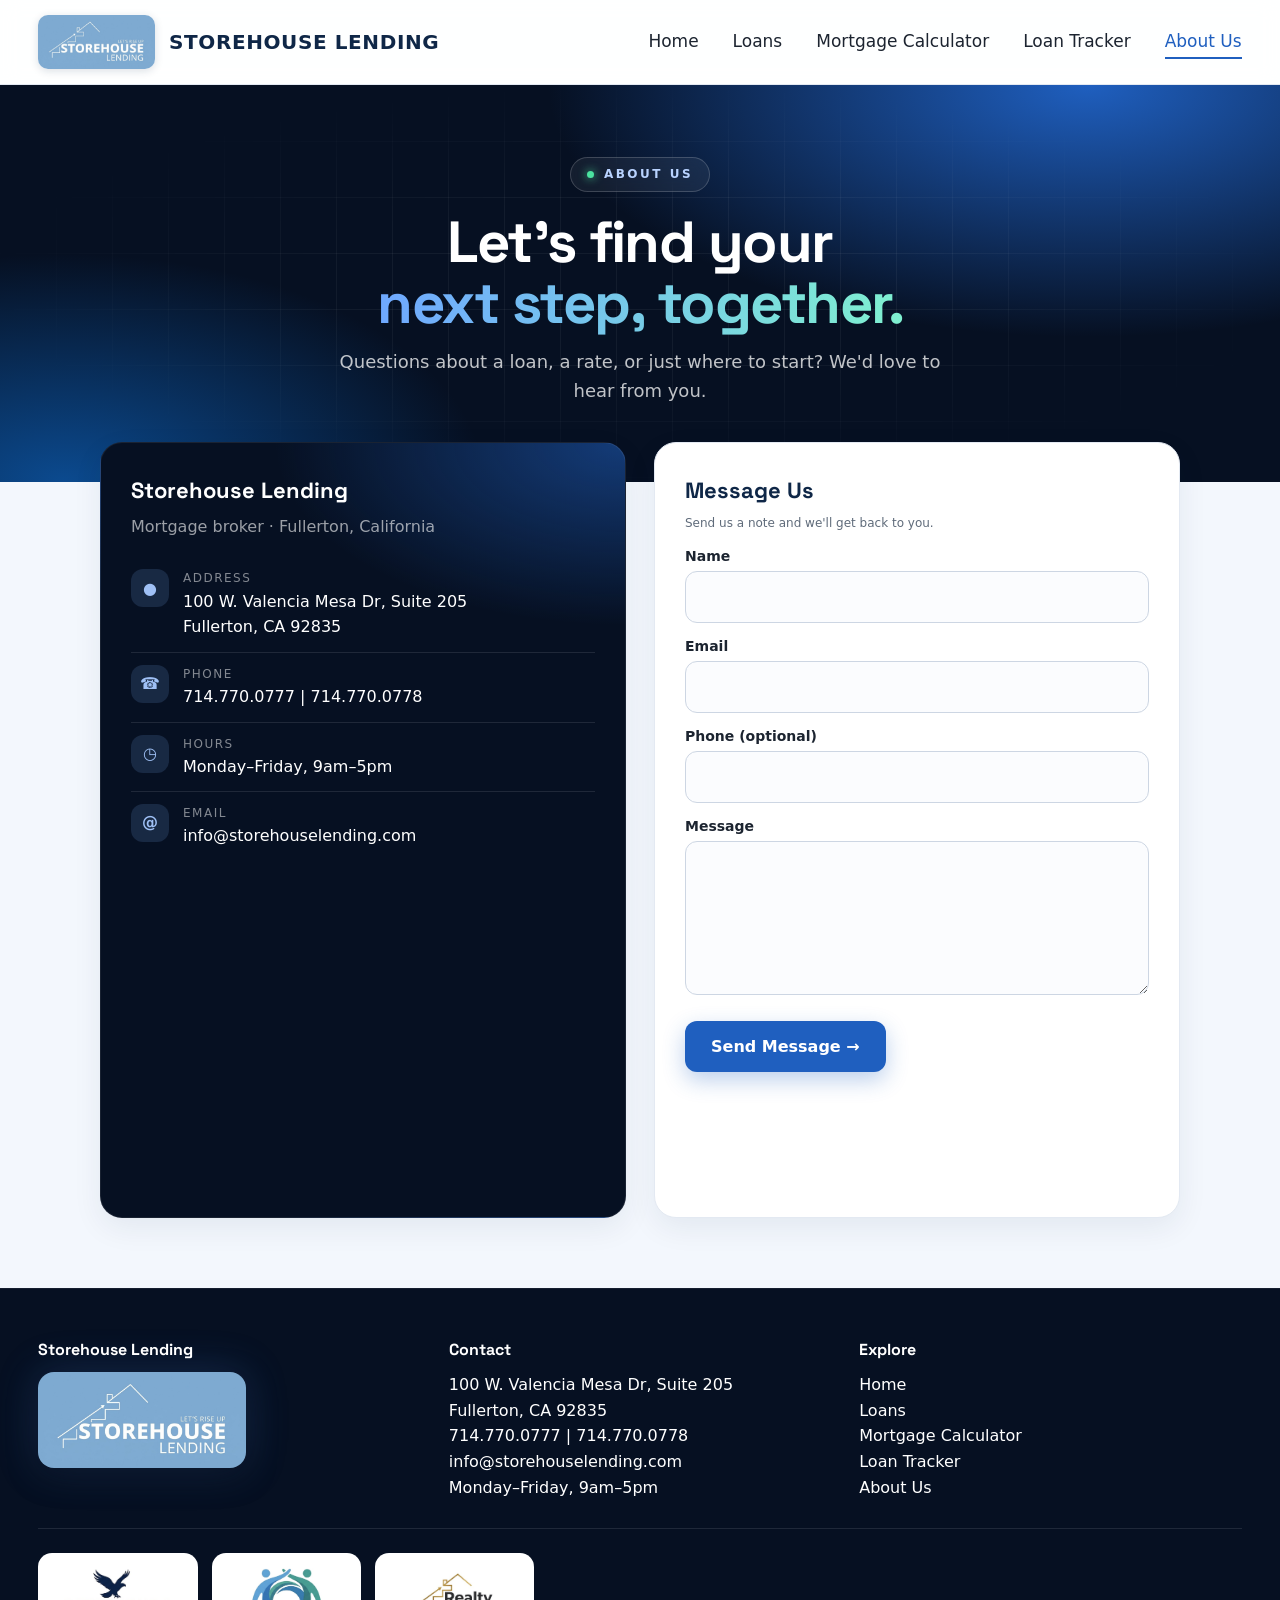
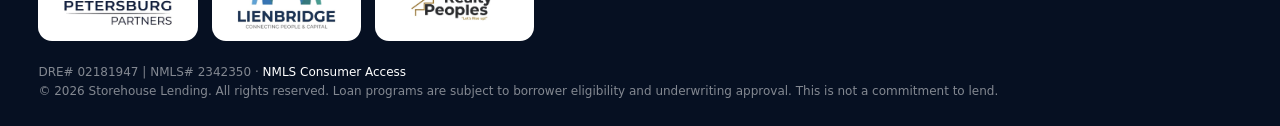
<file: about.html>
<!DOCTYPE html>
<html lang="en">
<head>
<meta charset="utf-8">
<meta name="viewport" content="width=device-width,initial-scale=1">
<meta name="description" content="Contact Storehouse Lending at 100 W. Valencia Mesa Dr, Suite 205, Fullerton, CA 92835. Call 714.770.0777 or 714.770.0778, Monday to Friday 9am to 5pm. NMLS# 2342350.">
<link rel="canonical" href="https://www.storehouselending.com/about.html">
<meta property="og:type" content="website">
<meta property="og:site_name" content="Storehouse Lending">
<meta property="og:title" content="Contact Storehouse Lending | Mortgage Broker in Fullerton, CA">
<meta property="og:description" content="Contact Storehouse Lending at 100 W. Valencia Mesa Dr, Suite 205, Fullerton, CA 92835. Call 714.770.0777 or 714.770.0778, Monday to Friday 9am to 5pm. NMLS# 2342350.">
<meta property="og:url" content="https://www.storehouselending.com/about.html">
<meta property="og:image" content="https://www.storehouselending.com/images/hero.jpg">
<meta property="og:locale" content="en_US">
<meta name="twitter:card" content="summary_large_image">
<meta name="twitter:title" content="Contact Storehouse Lending | Mortgage Broker in Fullerton, CA">
<meta name="twitter:description" content="Contact Storehouse Lending at 100 W. Valencia Mesa Dr, Suite 205, Fullerton, CA 92835. Call 714.770.0777 or 714.770.0778, Monday to Friday 9am to 5pm. NMLS# 2342350.">
<meta name="twitter:image" content="https://www.storehouselending.com/images/hero.jpg">
<meta name="theme-color" content="#061022">
<link rel="icon" type="image/png" href="images/favicon.png">
<link rel="apple-touch-icon" href="images/apple-touch-icon.png">
<script type="application/ld+json">
{
 "@context": "https://schema.org",
 "@type": "FinancialService",
 "@id": "https://www.storehouselending.com/#business",
 "name": "Storehouse Lending",
 "alternateName": "Storehouse",
 "description": "Mortgage broker in Fullerton, California helping home buyers, homeowners and real estate investors across Orange County and California compare conventional, FHA, VA, jumbo, non-QM and reverse mortgage loans.",
 "slogan": "Let's Rise Up",
 "url": "https://www.storehouselending.com/",
 "logo": "https://www.storehouselending.com/images/logo.jpg",
 "image": "https://www.storehouselending.com/images/hero.jpg",
 "telephone": "+1-714-770-0777",
 "email": "info@storehouselending.com",
 "contactPoint": [
  {
   "@type": "ContactPoint",
   "telephone": "+1-714-770-0777",
   "contactType": "customer service",
   "areaServed": "US-CA",
   "availableLanguage": "English"
  },
  {
   "@type": "ContactPoint",
   "telephone": "+1-714-770-0778",
   "contactType": "customer service",
   "areaServed": "US-CA",
   "availableLanguage": "English"
  }
 ],
 "address": {
  "@type": "PostalAddress",
  "streetAddress": "100 W. Valencia Mesa Dr, Suite 205",
  "addressLocality": "Fullerton",
  "addressRegion": "CA",
  "postalCode": "92835",
  "addressCountry": "US"
 },
 "openingHoursSpecification": [
  {
   "@type": "OpeningHoursSpecification",
   "dayOfWeek": [
    "Monday",
    "Tuesday",
    "Wednesday",
    "Thursday",
    "Friday"
   ],
   "opens": "09:00",
   "closes": "17:00"
  }
 ],
 "areaServed": [
  {
   "@type": "City",
   "name": "Fullerton"
  },
  {
   "@type": "AdministrativeArea",
   "name": "Orange County, California"
  },
  {
   "@type": "State",
   "name": "California"
  }
 ],
 "identifier": [
  {
   "@type": "PropertyValue",
   "propertyID": "NMLS",
   "value": "2342350"
  },
  {
   "@type": "PropertyValue",
   "propertyID": "California DRE",
   "value": "02181947"
  }
 ],
 "sameAs": [
  "https://www.nmlsconsumeraccess.org/EntityDetails.aspx/COMPANY/2342350"
 ],
 "knowsAbout": [
  "Mortgage brokerage",
  "Home purchase loans",
  "Mortgage refinancing",
  "FHA loans",
  "VA loans",
  "Conventional loans",
  "Jumbo loans",
  "DSCR loans",
  "Bank statement loans",
  "Reverse mortgages"
 ],
 "hasOfferCatalog": {
  "@type": "OfferCatalog",
  "name": "Mortgage loan programs",
  "itemListElement": [
   {
    "@type": "Offer",
    "itemOffered": {
     "@type": "Service",
     "name": "Conventional conforming loans",
     "url": "https://www.storehouselending.com/loans.html#conforming"
    }
   },
   {
    "@type": "Offer",
    "itemOffered": {
     "@type": "Service",
     "name": "Non-conforming loans",
     "url": "https://www.storehouselending.com/loans.html#non-conforming"
    }
   },
   {
    "@type": "Offer",
    "itemOffered": {
     "@type": "Service",
     "name": "Conventional refinance",
     "url": "https://www.storehouselending.com/loans.html#conventional-refi"
    }
   },
   {
    "@type": "Offer",
    "itemOffered": {
     "@type": "Service",
     "name": "FHA loans",
     "url": "https://www.storehouselending.com/loans.html#fha"
    }
   },
   {
    "@type": "Offer",
    "itemOffered": {
     "@type": "Service",
     "name": "VA loans",
     "url": "https://www.storehouselending.com/loans.html#va"
    }
   },
   {
    "@type": "Offer",
    "itemOffered": {
     "@type": "Service",
     "name": "DSCR loans for real estate investors",
     "url": "https://www.storehouselending.com/loans.html#dscr"
    }
   },
   {
    "@type": "Offer",
    "itemOffered": {
     "@type": "Service",
     "name": "Bank statement loans for self-employed borrowers",
     "url": "https://www.storehouselending.com/loans.html#bank-statement"
    }
   },
   {
    "@type": "Offer",
    "itemOffered": {
     "@type": "Service",
     "name": "Foreign national loans",
     "url": "https://www.storehouselending.com/loans.html#foreign-national"
    }
   },
   {
    "@type": "Offer",
    "itemOffered": {
     "@type": "Service",
     "name": "P&L loans",
     "url": "https://www.storehouselending.com/loans.html#pl"
    }
   },
   {
    "@type": "Offer",
    "itemOffered": {
     "@type": "Service",
     "name": "Jumbo purchase loans",
     "url": "https://www.storehouselending.com/loans.html#jumbo-purchase"
    }
   },
   {
    "@type": "Offer",
    "itemOffered": {
     "@type": "Service",
     "name": "Jumbo refinance",
     "url": "https://www.storehouselending.com/loans.html#jumbo-refi"
    }
   },
   {
    "@type": "Offer",
    "itemOffered": {
     "@type": "Service",
     "name": "HECM reverse mortgages",
     "url": "https://www.storehouselending.com/loans.html#hecm"
    }
   }
  ]
 }
}
</script>
<title>Contact Storehouse Lending | Mortgage Broker in Fullerton, CA</title>
<link rel="stylesheet" href="css/style.css">
</head>
<body>
<header><div class="wrap"><a class="brand" href="index.html"><img src="images/logo.jpg" alt="Storehouse Lending logo" width="117" height="54"><span>STOREHOUSE LENDING</span></a><button class="menu-btn" aria-label="Open menu" aria-expanded="false"><span></span><span></span><span></span></button><nav aria-label="Main"><a href="index.html">Home</a><a href="loans.html">Loans</a><a href="calculator.html">Mortgage Calculator</a><a href="tracker.html">Loan Tracker</a><a href="about.html" class="active" aria-current="page">About Us</a></nav></div></header>

<section class="page-hero">
  <div class="wrap">
    <div class="eyebrow"><i></i>About Us</div>
    <h1>Let's find your<br><span class="grad">next step, together.</span></h1>
    <p>Questions about a loan, a rate, or just where to start? We'd love to hear from you.</p>
  </div>
</section>

<main class="page"><div class="wrap lift">
<div class="two">
  <div class="panel dark"><h3>Storehouse Lending</h3><p style="margin:0;color:rgba(255,255,255,.6)">Mortgage broker &middot; Fullerton, California</p>
    <ul class="contact">
      <li><span class="ic">&#9679;</span><div><small>Address</small><span>100 W. Valencia Mesa Dr, Suite 205<br>Fullerton, CA 92835</span></div></li>
      <li><span class="ic">&#9742;</span><div><small>Phone</small><span><a href="tel:+1-714-770-0777">714.770.0777</a> | <a href="tel:+1-714-770-0778">714.770.0778</a></span></div></li>
      <li><span class="ic">&#9719;</span><div><small>Hours</small><span>Monday&ndash;Friday, 9am&ndash;5pm</span></div></li>
      <li><span class="ic">@</span><div><small>Email</small><a href="mailto:info@storehouselending.com">info@storehouselending.com</a></div></li>
    </ul>
    <iframe class="map" loading="lazy" title="Map of Storehouse Lending, 100 W. Valencia Mesa Dr, Suite 205, Fullerton, CA" src="https://www.google.com/maps?q=100+W.+Valencia+Mesa+Dr,+Suite+205,+Fullerton,+CA+92835&amp;output=embed"></iframe></div>
  <div class="panel"><h3>Message Us</h3><p class="fine" style="margin:0 0 6px">Send us a note and we'll get back to you.</p>
    <form name="contact" method="POST" data-netlify="true"><input type="hidden" name="form-name" value="contact">
    <label>Name</label><input name="name" required><label>Email</label><input name="email" type="email" required><label>Phone (optional)</label><input name="phone">
    <label>Message</label><textarea name="message" rows="5" required></textarea><button type="submit">Send Message &rarr;</button></form></div>
</div>
</div></main>

<footer><div class="wrap"><div class="fgrid">
<div><h4>Storehouse Lending</h4><a href="index.html"><img class="footer-logo" src="images/logo.jpg" alt="Storehouse Lending logo" loading="lazy"></a></div>
<div><h4>Contact</h4><address>100 W. Valencia Mesa Dr, Suite 205<br>Fullerton, CA 92835<br><a href="tel:+1-714-770-0777">714.770.0777</a> | <a href="tel:+1-714-770-0778">714.770.0778</a><br><a href="mailto:info@storehouselending.com">info@storehouselending.com</a><br>Monday&ndash;Friday, 9am&ndash;5pm</address></div>
<div><h4>Explore</h4><a href="index.html">Home</a><br><a href="loans.html">Loans</a><br><a href="calculator.html">Mortgage Calculator</a><br><a href="tracker.html">Loan Tracker</a><br><a href="about.html">About Us</a></div>
</div><div class="partners"><span title="Petersburg Partners"><img src="images/partner-petersburg.jpg" alt="Petersburg Partners logo" loading="lazy"></span><span title="Lienbridge"><img src="images/partner-lienbridge.jpg" alt="Lienbridge logo" loading="lazy"></span><a href="https://realtypeoples.com" target="_blank" rel="noopener" title="Realty Peoples"><img src="images/realtypeoples.jpg" alt="Realty Peoples logo" loading="lazy"></a></div>
<div class="legal">DRE# 02181947 | NMLS# 2342350 &middot; <a href="https://www.nmlsconsumeraccess.org/EntityDetails.aspx/COMPANY/2342350" target="_blank" rel="noopener">NMLS Consumer Access</a><br>&copy; <span class="yr">2026</span> Storehouse Lending. All rights reserved. Loan programs are subject to borrower eligibility and underwriting approval. This is not a commitment to lend.</div>
</div></footer>
<script src="js/site.js"></script>
</body>
</html>
</file>
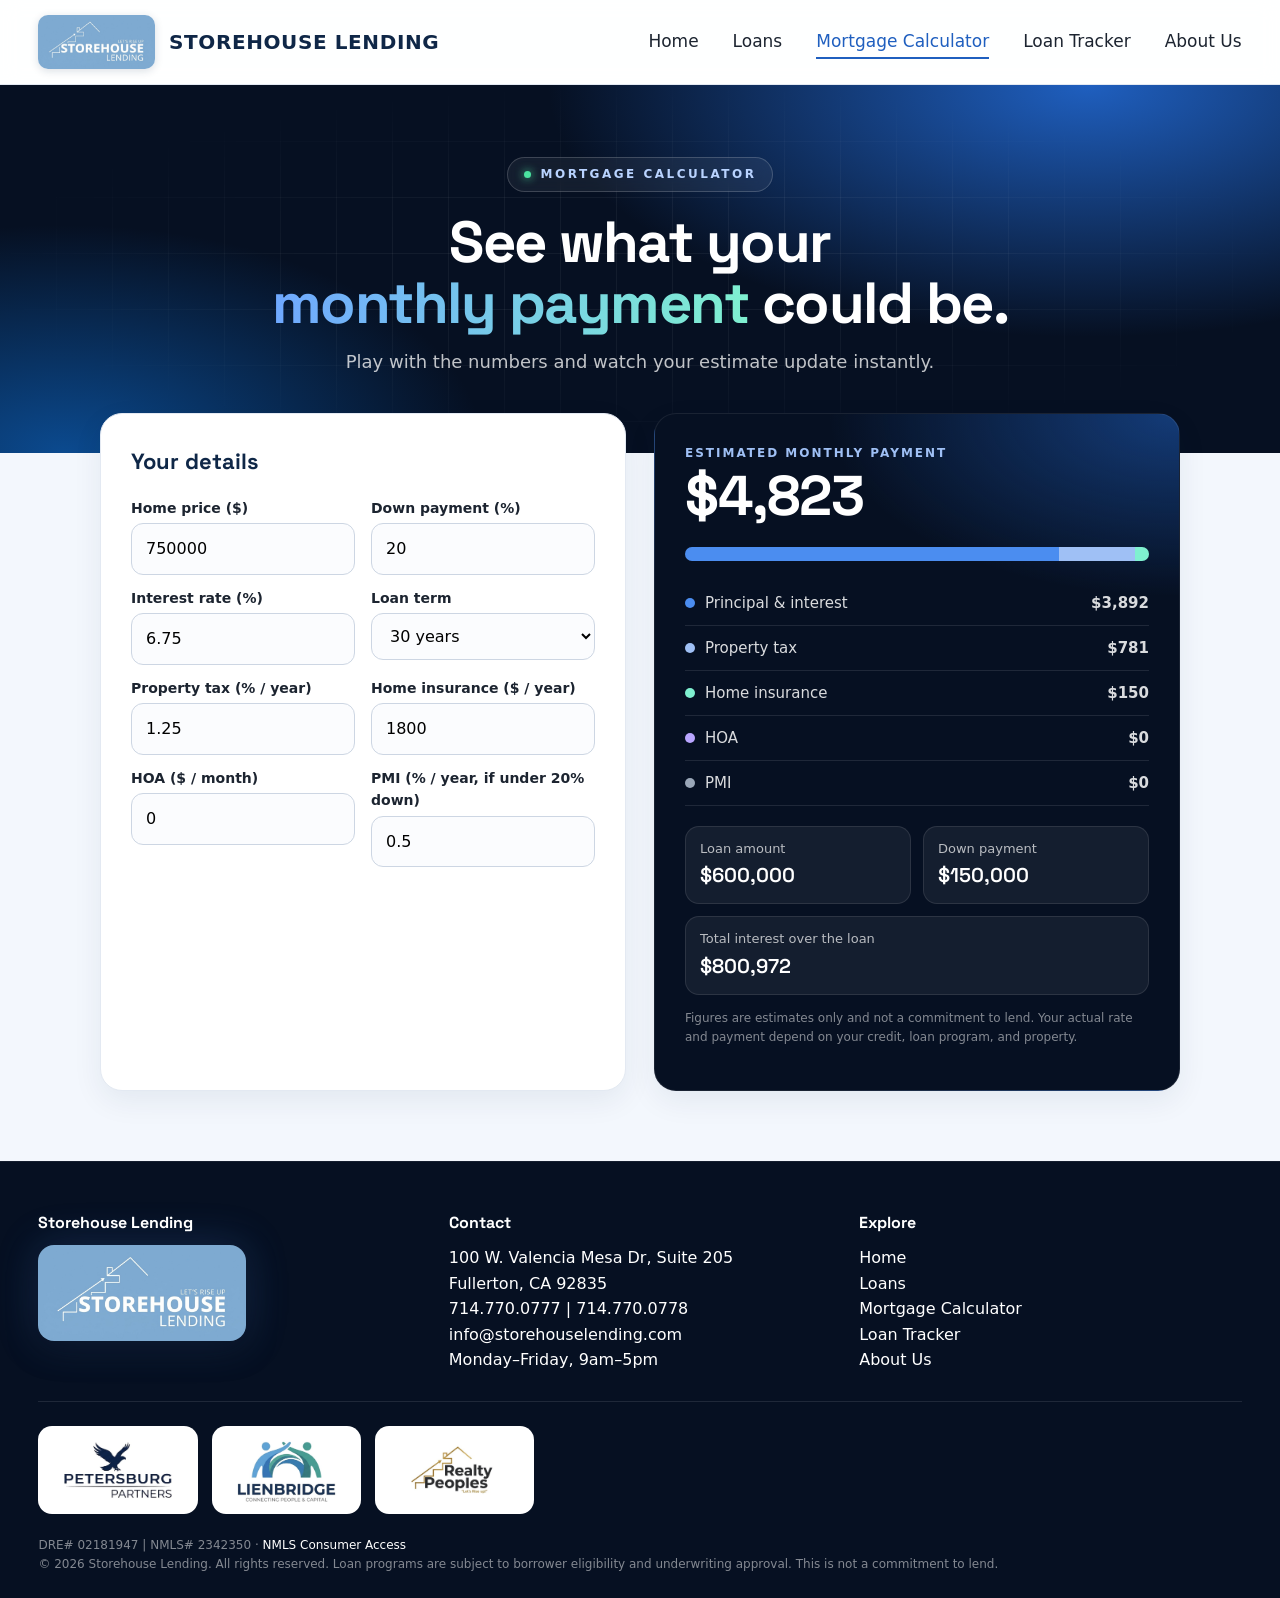
<file: calculator.html>
<!DOCTYPE html>
<html lang="en">
<head>
<meta charset="utf-8">
<meta name="viewport" content="width=device-width,initial-scale=1">
<meta name="description" content="Estimate your monthly mortgage payment, including principal and interest, property tax, homeowners insurance, HOA and PMI, with Storehouse Lending's free mortgage calculator.">
<link rel="canonical" href="https://www.storehouselending.com/calculator.html">
<meta property="og:type" content="website">
<meta property="og:site_name" content="Storehouse Lending">
<meta property="og:title" content="Mortgage Payment Calculator | Storehouse Lending, Fullerton CA">
<meta property="og:description" content="Estimate your monthly mortgage payment, including principal and interest, property tax, homeowners insurance, HOA and PMI, with Storehouse Lending's free mortgage calculator.">
<meta property="og:url" content="https://www.storehouselending.com/calculator.html">
<meta property="og:image" content="https://www.storehouselending.com/images/hero.jpg">
<meta property="og:locale" content="en_US">
<meta name="twitter:card" content="summary_large_image">
<meta name="twitter:title" content="Mortgage Payment Calculator | Storehouse Lending, Fullerton CA">
<meta name="twitter:description" content="Estimate your monthly mortgage payment, including principal and interest, property tax, homeowners insurance, HOA and PMI, with Storehouse Lending's free mortgage calculator.">
<meta name="twitter:image" content="https://www.storehouselending.com/images/hero.jpg">
<meta name="theme-color" content="#061022">
<link rel="icon" type="image/png" href="images/favicon.png">
<link rel="apple-touch-icon" href="images/apple-touch-icon.png">
<title>Mortgage Payment Calculator | Storehouse Lending, Fullerton CA</title>
<link rel="stylesheet" href="css/style.css">
</head>
<body>
<header><div class="wrap"><a class="brand" href="index.html"><img src="images/logo.jpg" alt="Storehouse Lending logo" width="117" height="54"><span>STOREHOUSE LENDING</span></a><button class="menu-btn" aria-label="Open menu" aria-expanded="false"><span></span><span></span><span></span></button><nav aria-label="Main"><a href="index.html">Home</a><a href="loans.html">Loans</a><a href="calculator.html" class="active" aria-current="page">Mortgage Calculator</a><a href="tracker.html">Loan Tracker</a><a href="about.html">About Us</a></nav></div></header>

<section class="page-hero">
  <div class="wrap">
    <div class="eyebrow"><i></i>Mortgage Calculator</div>
    <h1>See what your<br><span class="grad">monthly payment</span> could be.</h1>
    <p>Play with the numbers and watch your estimate update instantly.</p>
  </div>
</section>

<main class="page"><div class="wrap lift">
<div class="two">
  <div class="panel"><h3>Your details</h3><div class="cols">
    <div><label>Home price ($)</label><input id="price" type="number" value="750000"></div>
    <div><label>Down payment (%)</label><input id="down" type="number" value="20" step="0.5"></div>
    <div><label>Interest rate (%)</label><input id="rate" type="number" value="6.75" step="0.125"></div>
    <div><label>Loan term</label><select id="term"><option value="30">30 years</option><option value="25">25 years</option><option value="20">20 years</option><option value="15">15 years</option></select></div>
    <div><label>Property tax (% / year)</label><input id="tax" type="number" value="1.25" step="0.05"></div>
    <div><label>Home insurance ($ / year)</label><input id="ins" type="number" value="1800"></div>
    <div><label>HOA ($ / month)</label><input id="hoa" type="number" value="0"></div>
    <div><label>PMI (% / year, if under 20% down)</label><input id="pmi" type="number" value="0.5" step="0.05"></div>
  </div></div>
  <div class="panel dark">
    <div class="kicker">Estimated monthly payment</div>
    <p class="big" id="total">$0</p>
    <div class="bar" id="bar"></div><div id="rows"></div>
    <div class="stats" id="extra"></div>
    <p class="fine">Figures are estimates only and not a commitment to lend. Your actual rate and payment depend on your credit, loan program, and property.</p>
  </div>
</div>
</div></main>

<script>
var $=function(i){return document.getElementById(i)},f=function(n){return '$'+Math.round(n).toLocaleString()};
function calc(){
 var P=+$('price').value,d=+$('down').value/100,r=+$('rate').value/100/12,n=+$('term').value*12;
 var L=P*(1-d),pi=r?L*r*Math.pow(1+r,n)/(Math.pow(1+r,n)-1):L/n;
 var tax=P*(+$('tax').value/100)/12,ins=+$('ins').value/12,hoa=+$('hoa').value,pmi=d<0.2?L*(+$('pmi').value/100)/12:0;
 var items=[['Principal & interest',pi,'#4b8df0'],['Property tax',tax,'#9fc0f5'],['Home insurance',ins,'#7ff0d0'],['HOA',hoa,'#b9a6ff'],['PMI',pmi,'#9aa7b8']];
 var t=items.reduce(function(a,b){return a+b[1]},0);$('total').textContent=f(t);
 $('bar').innerHTML=items.map(function(i){return '<div style="width:'+(t?i[1]/t*100:0)+'%;background:'+i[2]+'"></div>'}).join('');
 $('rows').innerHTML=items.map(function(i){return '<div class="row"><span><i class="dot" style="background:'+i[2]+'"></i>'+i[0]+'</span><b>'+f(i[1])+'</b></div>'}).join('');
 $('extra').innerHTML='<div class="stat">Loan amount<b>'+f(L)+'</b></div><div class="stat">Down payment<b>'+f(P*d)+'</b></div><div class="stat" style="grid-column:1/-1">Total interest over the loan<b>'+f(pi*n-L)+'</b></div>';
}
document.querySelectorAll('input,select').forEach(function(e){e.addEventListener('input',calc)});calc();
</script>

<footer><div class="wrap"><div class="fgrid">
<div><h4>Storehouse Lending</h4><a href="index.html"><img class="footer-logo" src="images/logo.jpg" alt="Storehouse Lending logo" loading="lazy"></a></div>
<div><h4>Contact</h4><address>100 W. Valencia Mesa Dr, Suite 205<br>Fullerton, CA 92835<br><a href="tel:+1-714-770-0777">714.770.0777</a> | <a href="tel:+1-714-770-0778">714.770.0778</a><br><a href="mailto:info@storehouselending.com">info@storehouselending.com</a><br>Monday&ndash;Friday, 9am&ndash;5pm</address></div>
<div><h4>Explore</h4><a href="index.html">Home</a><br><a href="loans.html">Loans</a><br><a href="calculator.html">Mortgage Calculator</a><br><a href="tracker.html">Loan Tracker</a><br><a href="about.html">About Us</a></div>
</div><div class="partners"><span title="Petersburg Partners"><img src="images/partner-petersburg.jpg" alt="Petersburg Partners logo" loading="lazy"></span><span title="Lienbridge"><img src="images/partner-lienbridge.jpg" alt="Lienbridge logo" loading="lazy"></span><a href="https://realtypeoples.com" target="_blank" rel="noopener" title="Realty Peoples"><img src="images/realtypeoples.jpg" alt="Realty Peoples logo" loading="lazy"></a></div>
<div class="legal">DRE# 02181947 | NMLS# 2342350 &middot; <a href="https://www.nmlsconsumeraccess.org/EntityDetails.aspx/COMPANY/2342350" target="_blank" rel="noopener">NMLS Consumer Access</a><br>&copy; <span class="yr">2026</span> Storehouse Lending. All rights reserved. Loan programs are subject to borrower eligibility and underwriting approval. This is not a commitment to lend.</div>
</div></footer>
<script src="js/site.js"></script>
</body>
</html>
</file>
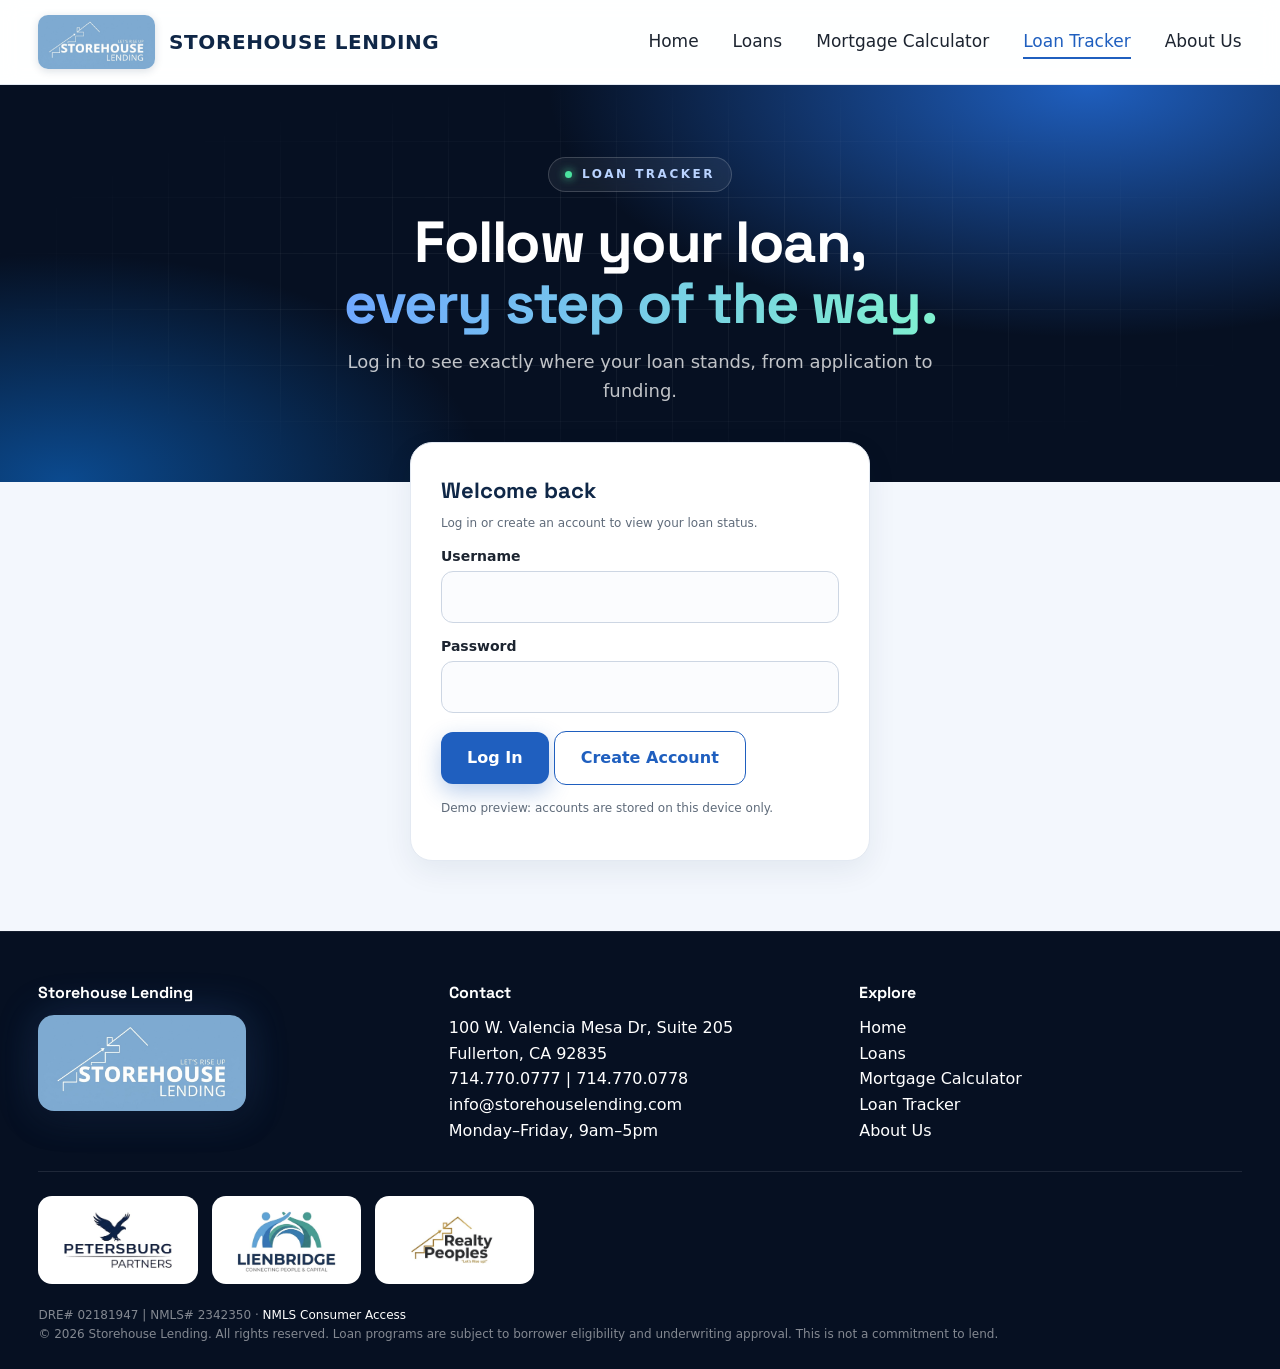
<file: tracker.html>
<!DOCTYPE html>
<html lang="en">
<head>
<meta charset="utf-8">
<meta name="viewport" content="width=device-width,initial-scale=1">
<meta name="description" content="Check the status of your Storehouse Lending home loan.">
<link rel="canonical" href="https://www.storehouselending.com/tracker.html">
<meta name="robots" content="noindex, follow">
<meta property="og:type" content="website">
<meta property="og:site_name" content="Storehouse Lending">
<meta property="og:title" content="Loan Tracker | Storehouse Lending">
<meta property="og:description" content="Check the status of your Storehouse Lending home loan.">
<meta property="og:url" content="https://www.storehouselending.com/tracker.html">
<meta property="og:image" content="https://www.storehouselending.com/images/hero.jpg">
<meta property="og:locale" content="en_US">
<meta name="twitter:card" content="summary_large_image">
<meta name="twitter:title" content="Loan Tracker | Storehouse Lending">
<meta name="twitter:description" content="Check the status of your Storehouse Lending home loan.">
<meta name="twitter:image" content="https://www.storehouselending.com/images/hero.jpg">
<meta name="theme-color" content="#061022">
<link rel="icon" type="image/png" href="images/favicon.png">
<link rel="apple-touch-icon" href="images/apple-touch-icon.png">
<title>Loan Tracker | Storehouse Lending</title>
<link rel="stylesheet" href="css/style.css">
</head>
<body>
<header><div class="wrap"><a class="brand" href="index.html"><img src="images/logo.jpg" alt="Storehouse Lending logo" width="117" height="54"><span>STOREHOUSE LENDING</span></a><button class="menu-btn" aria-label="Open menu" aria-expanded="false"><span></span><span></span><span></span></button><nav aria-label="Main"><a href="index.html">Home</a><a href="loans.html">Loans</a><a href="calculator.html">Mortgage Calculator</a><a href="tracker.html" class="active" aria-current="page">Loan Tracker</a><a href="about.html">About Us</a></nav></div></header>

<section class="page-hero">
  <div class="wrap">
    <div class="eyebrow"><i></i>Loan Tracker</div>
    <h1>Follow your loan,<br><span class="grad">every step of the way.</span></h1>
    <p>Log in to see exactly where your loan stands, from application to funding.</p>
  </div>
</section>

<main class="page"><div class="wrap lift" style="max-width:760px">
<!-- DEMO MODE: accounts live in this browser only (localStorage). Replace with a real backend (Supabase, Firebase, etc.) before using with real clients. -->
<div class="panel" id="auth" style="max-width:460px;margin:0 auto"><h3>Welcome back</h3><p class="fine" style="margin:0 0 6px">Log in or create an account to view your loan status.</p>
<label>Username</label><input id="u" autocomplete="username"><label>Password</label><input id="p" type="password" autocomplete="current-password">
<button onclick="go(false)">Log In</button> <button class="ghost" onclick="go(true)">Create Account</button><div class="err" id="err"></div>
<p class="fine">Demo preview: accounts are stored on this device only.</p></div>

<div class="panel" id="dash" style="display:none"><h3 id="hi"></h3>
<p style="margin:4px 0 0;color:var(--muted)">Current status: <b id="st" style="color:var(--blue)"></b></p>
<div class="cyl"><div class="fill" id="fill" style="width:0"></div></div><div class="stages" id="stages"></div>
<button onclick="adv()">Advance status (demo)</button> <button class="ghost" onclick="out()">Log Out</button></div>
</div></main>

<script>
var ST=['Application','Processing','Underwriting','Conditional Approval','Clear to Close','Funded'],$=function(i){return document.getElementById(i)};
var DB=function(){return JSON.parse(localStorage.getItem('slUsers')||'{}')},save=function(d){localStorage.setItem('slUsers',JSON.stringify(d))};
function hash(s){return crypto.subtle.digest('SHA-256',new TextEncoder().encode(s)).then(function(b){return Array.from(new Uint8Array(b)).map(function(x){return x.toString(16).padStart(2,'0')}).join('')})}
function go(create){var u=$('u').value.trim().toLowerCase(),p=$('p').value;$('err').textContent='';
 if(!u||p.length<6){$('err').textContent='Enter a username and a password of at least 6 characters.';return}
 hash(p).then(function(h){var d=DB();
  if(create){if(d[u]){$('err').textContent='That username is taken.';return}d[u]={h:h,stage:0};save(d)}
  else if(!d[u]||d[u].h!==h){$('err').textContent='Incorrect username or password.';return}
  sessionStorage.setItem('slUser',u);show()})}
function show(){var u=sessionStorage.getItem('slUser');if(!u||!DB()[u])return;var s=DB()[u].stage;
 $('auth').style.display='none';$('dash').style.display='block';$('hi').textContent='Welcome, '+u;$('st').textContent=ST[s];
 $('stages').innerHTML=ST.map(function(x,i){return '<span class="'+(i<=s?'on':'')+'">'+x+'</span>'}).join('');
 setTimeout(function(){$('fill').style.width=((s+1)/ST.length*100)+'%'},50)}
function adv(){var u=sessionStorage.getItem('slUser'),d=DB();d[u].stage=Math.min(ST.length-1,d[u].stage+1);save(d);show()}
function out(){sessionStorage.removeItem('slUser');location.reload()}
show();
</script>

<footer><div class="wrap"><div class="fgrid">
<div><h4>Storehouse Lending</h4><a href="index.html"><img class="footer-logo" src="images/logo.jpg" alt="Storehouse Lending logo" loading="lazy"></a></div>
<div><h4>Contact</h4><address>100 W. Valencia Mesa Dr, Suite 205<br>Fullerton, CA 92835<br><a href="tel:+1-714-770-0777">714.770.0777</a> | <a href="tel:+1-714-770-0778">714.770.0778</a><br><a href="mailto:info@storehouselending.com">info@storehouselending.com</a><br>Monday&ndash;Friday, 9am&ndash;5pm</address></div>
<div><h4>Explore</h4><a href="index.html">Home</a><br><a href="loans.html">Loans</a><br><a href="calculator.html">Mortgage Calculator</a><br><a href="tracker.html">Loan Tracker</a><br><a href="about.html">About Us</a></div>
</div><div class="partners"><span title="Petersburg Partners"><img src="images/partner-petersburg.jpg" alt="Petersburg Partners logo" loading="lazy"></span><span title="Lienbridge"><img src="images/partner-lienbridge.jpg" alt="Lienbridge logo" loading="lazy"></span><a href="https://realtypeoples.com" target="_blank" rel="noopener" title="Realty Peoples"><img src="images/realtypeoples.jpg" alt="Realty Peoples logo" loading="lazy"></a></div>
<div class="legal">DRE# 02181947 | NMLS# 2342350 &middot; <a href="https://www.nmlsconsumeraccess.org/EntityDetails.aspx/COMPANY/2342350" target="_blank" rel="noopener">NMLS Consumer Access</a><br>&copy; <span class="yr">2026</span> Storehouse Lending. All rights reserved. Loan programs are subject to borrower eligibility and underwriting approval. This is not a commitment to lend.</div>
</div></footer>
<script src="js/site.js"></script>
</body>
</html>
</file>
<file: css/style.css>
@import url('https://fonts.googleapis.com/css2?family=Space+Grotesk:wght@500;600;700&display=swap');
:root{--blue:#1f5fbf;--blue2:#4b8df0;--teal:#7ff0d0;--navy:#0f2747;--ink:#061022;--soft:#f3f7fd;--line:#e3e9f2;--text:#1c2430;--muted:#5f6b7a}
*{box-sizing:border-box}
html{scroll-behavior:smooth}
body{margin:0;font-family:'Inter',system-ui,-apple-system,Segoe UI,Roboto,sans-serif;color:var(--text);background:var(--soft);line-height:1.6}
a{color:var(--blue);text-decoration:none}
.wrap{max-width:1120px;margin:0 auto;padding:0 20px}
h1,h2,h3,.display{font-family:'Space Grotesk',system-ui,sans-serif}

/* header */
header{position:sticky;top:0;z-index:20;background:rgba(255,255,255,.92);backdrop-filter:blur(10px);border-bottom:1px solid var(--line)}
header .wrap{display:flex;align-items:center;justify-content:space-between;height:84px;max-width:none;padding:0 clamp(20px,3vw,48px)}
.brand{display:flex;align-items:center;gap:14px;font-size:20px;font-weight:800;color:var(--navy);letter-spacing:.6px}
.brand img{height:54px;width:auto;border-radius:10px;box-shadow:0 2px 8px rgba(15,39,71,.15)}
nav a{margin-left:34px;color:var(--text);font-size:17px;font-weight:500;padding:6px 0;border-bottom:2px solid transparent}
nav a:hover,nav a.active{color:var(--blue);border-color:var(--blue)}
.menu-btn{display:none}
/* menu button replaces the links on tablets and phones */
@media(max-width:1060px){
  .menu-btn{display:flex;flex-direction:column;justify-content:center;gap:5px;width:44px;height:44px;margin:0 -8px 0 0;padding:0 10px;background:none;box-shadow:none;border-radius:12px}
  .menu-btn:hover{background:var(--soft);transform:none}
  .menu-btn span{display:block;height:2px;border-radius:2px;background:var(--navy);transition:transform .25s,opacity .2s}
  header.open .menu-btn span:nth-child(1){transform:translateY(7px) rotate(45deg)}
  header.open .menu-btn span:nth-child(2){opacity:0}
  header.open .menu-btn span:nth-child(3){transform:translateY(-7px) rotate(-45deg)}
  nav{position:absolute;top:100%;left:0;right:0;display:flex;flex-direction:column;padding:8px 16px 16px;background:#fff;border-bottom:1px solid var(--line);box-shadow:0 18px 30px rgba(15,39,71,.12);
    opacity:0;visibility:hidden;transform:translateY(-8px);transition:.2s}
  header.open nav{opacity:1;visibility:visible;transform:none}
  nav a{margin:0;padding:14px 12px;border-bottom:1px solid var(--line);border-radius:0;font-size:17px}
  nav a:last-child{border-bottom:0}
  nav a.active{border-color:var(--line);color:var(--blue);font-weight:700}
}
@media(max-width:720px){
  header .wrap{height:60px}
  .brand{font-size:16px;gap:12px}.brand img{height:40px;border-radius:8px}
}

/* shared dark hero pieces */
.eyebrow{display:inline-flex;align-items:center;gap:10px;padding:7px 16px;border:1px solid rgba(255,255,255,.18);border-radius:99px;background:rgba(255,255,255,.06);backdrop-filter:blur(8px);
  font-size:12px;font-weight:600;letter-spacing:2.5px;text-transform:uppercase;color:#b9d3ff}
.eyebrow i{width:7px;height:7px;border-radius:50%;background:#4be3a0;box-shadow:0 0 10px #4be3a0}
.grad{background:linear-gradient(90deg,#6fa8ff,var(--teal));-webkit-background-clip:text;background-clip:text;color:transparent}
.page-hero{position:relative;overflow:hidden;color:#fff;text-align:center;padding:72px 0 76px;
  background:radial-gradient(900px 420px at 85% 0%,#1f5fbf 0%,transparent 60%),radial-gradient(700px 380px at 5% 100%,#0b4a8f 0%,transparent 60%),var(--ink)}
.page-hero::before,.grid-bg::before{content:"";position:absolute;inset:0;pointer-events:none;
  background-image:linear-gradient(rgba(255,255,255,.05) 1px,transparent 1px),linear-gradient(90deg,rgba(255,255,255,.05) 1px,transparent 1px);
  background-size:56px 56px;mask-image:radial-gradient(ellipse at center,#000 30%,transparent 75%);-webkit-mask-image:radial-gradient(ellipse at center,#000 30%,transparent 75%)}
.page-hero .wrap{position:relative}
.page-hero h1{color:#fff;font-size:clamp(34px,5vw,58px);font-weight:700;letter-spacing:-1.5px;line-height:1.05;margin:20px 0 14px}
.page-hero p{color:rgba(255,255,255,.75);font-size:clamp(16px,1.5vw,18px);max-width:640px;margin:0 auto}
.cta{display:flex;gap:14px;justify-content:center;flex-wrap:wrap}
.btn{display:inline-flex;align-items:center;gap:10px;padding:15px 28px;border-radius:14px;font-weight:600;font-size:15px;transition:.2s}
.btn-primary{background:var(--blue);color:#fff;box-shadow:0 10px 30px rgba(31,95,191,.45)}
.btn-primary:hover{background:#2b6fd6;transform:translateY(-2px);box-shadow:0 14px 36px rgba(31,95,191,.55)}
.btn-glass{background:rgba(255,255,255,.08);color:#fff;border:1px solid rgba(255,255,255,.25);backdrop-filter:blur(8px)}
.btn-glass:hover{background:rgba(255,255,255,.16);transform:translateY(-2px)}

h1,h2{color:var(--navy);line-height:1.2}
h2{font-size:30px;margin:50px 0 8px;text-align:center}
.sub{text-align:center;color:var(--muted);margin-bottom:28px}

/* content pages */
.page{padding:0 0 70px}
.lift{margin-top:-40px;position:relative;z-index:2}
.panel{background:#fff;border:1px solid var(--line);border-radius:22px;padding:30px;box-shadow:0 10px 30px rgba(15,39,71,.07)}
.panel h3{margin:0 0 6px;color:var(--navy);font-size:22px}
.panel.dark{background:radial-gradient(500px 260px at 100% 0%,rgba(31,95,191,.55),transparent 70%),var(--ink);color:#fff;border-color:rgba(255,255,255,.08)}
.panel.dark h3{color:#fff}

/* forms */
label{display:block;font-size:14px;font-weight:600;margin:12px 0 4px}
input,select,textarea{width:100%;padding:12px 14px;border:1px solid #cdd6e3;border-radius:12px;font:inherit;background:#fbfcfe;transition:.15s}
input:focus,textarea:focus,select:focus{outline:2px solid var(--blue2);border-color:transparent;background:#fff}
button{background:var(--blue);color:#fff;border:0;border-radius:12px;padding:13px 26px;font:inherit;font-weight:600;cursor:pointer;margin-top:18px;transition:.2s;box-shadow:0 8px 22px rgba(31,95,191,.3)}
button:hover{background:#2b6fd6;transform:translateY(-1px)}
button.ghost{background:#fff;color:var(--blue);border:1px solid var(--blue);box-shadow:none}
.two{display:grid;grid-template-columns:1fr 1fr;gap:28px}
.cols{display:grid;grid-template-columns:1fr 1fr;gap:0 16px}
@media(max-width:760px){.two,.cols{grid-template-columns:1fr}}

/* calculator */
.big{font-family:'Space Grotesk',system-ui,sans-serif;font-size:56px;font-weight:700;letter-spacing:-1.5px;margin:2px 0 0;line-height:1.1}
.kicker{font-size:12px;letter-spacing:2px;text-transform:uppercase;color:#9fc0f5;font-weight:600}
.bar{display:flex;height:14px;border-radius:99px;overflow:hidden;margin:20px 0;background:rgba(255,255,255,.08)}
.bar div{transition:width .4s}
.row{display:flex;justify-content:space-between;padding:10px 0;border-bottom:1px solid var(--line);font-size:15px}
.dark .row{border-color:rgba(255,255,255,.1);color:rgba(255,255,255,.85)}
.dot{display:inline-block;width:10px;height:10px;border-radius:50%;margin-right:10px}
.stats{display:grid;grid-template-columns:1fr 1fr;gap:12px;margin-top:20px}
.stat{background:rgba(255,255,255,.06);border:1px solid rgba(255,255,255,.1);border-radius:14px;padding:12px 14px;font-size:13px;color:rgba(255,255,255,.7)}
.stat b{display:block;font-family:'Space Grotesk',system-ui,sans-serif;font-size:20px;color:#fff;font-weight:600}
.fine{font-size:12px;color:var(--muted);margin-top:14px}
.dark .fine{color:rgba(255,255,255,.5)}

/* tracker */
.cyl{height:46px;background:#e6edf7;border-radius:99px;overflow:hidden;box-shadow:inset 0 2px 6px rgba(0,0,0,.12);margin:26px 0 10px}
.fill{height:100%;background:linear-gradient(90deg,#1f5fbf,#4b8df0 60%,#7ff0d0);border-radius:99px;transition:width 1s ease;box-shadow:inset 0 6px 8px rgba(255,255,255,.3)}
.stages{display:flex;justify-content:space-between;text-align:center;font-size:12px;color:var(--muted)}
.stages span{flex:1;padding:0 2px}.stages .on{color:var(--blue);font-weight:700}
.err{color:#c0392b;font-size:14px;margin-top:8px}
.map{width:100%;height:300px;border:0;border-radius:16px;margin-top:18px}

/* contact list */
.contact{list-style:none;padding:0;margin:18px 0 0}
.contact li{display:flex;gap:14px;align-items:flex-start;padding:12px 0;border-bottom:1px solid rgba(255,255,255,.1)}
.contact li:last-child{border-bottom:0}
.contact .ic{flex:none;width:38px;height:38px;border-radius:12px;background:rgba(127,178,255,.15);color:#9fc0f5;display:flex;align-items:center;justify-content:center;font-weight:700}
.contact small{display:block;font-size:12px;letter-spacing:1.5px;text-transform:uppercase;color:rgba(255,255,255,.5)}
.contact a,.contact span{color:#fff}

/* footer */
footer{background:var(--ink);color:#fff;padding:48px 0 24px;margin-top:0;border-top:1px solid rgba(255,255,255,.06)}
footer .wrap{max-width:none;padding:0 clamp(20px,3vw,48px)}
footer a{color:#fff}
footer address{font-style:normal}
.footer-logo{display:block;height:96px;width:auto;border-radius:16px;margin-top:4px;box-shadow:0 8px 30px rgba(0,0,0,.35),0 0 40px rgba(75,141,240,.25)}
footer a:hover{color:var(--teal)}
.fgrid{display:grid;grid-template-columns:repeat(auto-fit,minmax(220px,1fr));gap:28px}
footer h4{margin:0 0 10px;font-family:'Space Grotesk',system-ui,sans-serif}
.partners{display:flex;flex-wrap:wrap;gap:14px;margin-top:28px;padding-top:24px;border-top:1px solid rgba(255,255,255,.1);align-items:center}
.partners a,.partners span{background:#fff;color:#000;border-radius:14px;padding:10px 20px;display:flex;align-items:center;height:88px;transition:.2s;font-weight:600;font-size:14px}
.partners span{cursor:default}
.partners img{max-height:68px;max-width:200px}
.partners a:hover{transform:translateY(-2px);box-shadow:0 8px 24px rgba(0,0,0,.35)}
.legal{font-size:12px;color:rgba(255,255,255,.5);margin-top:22px}
</file>
